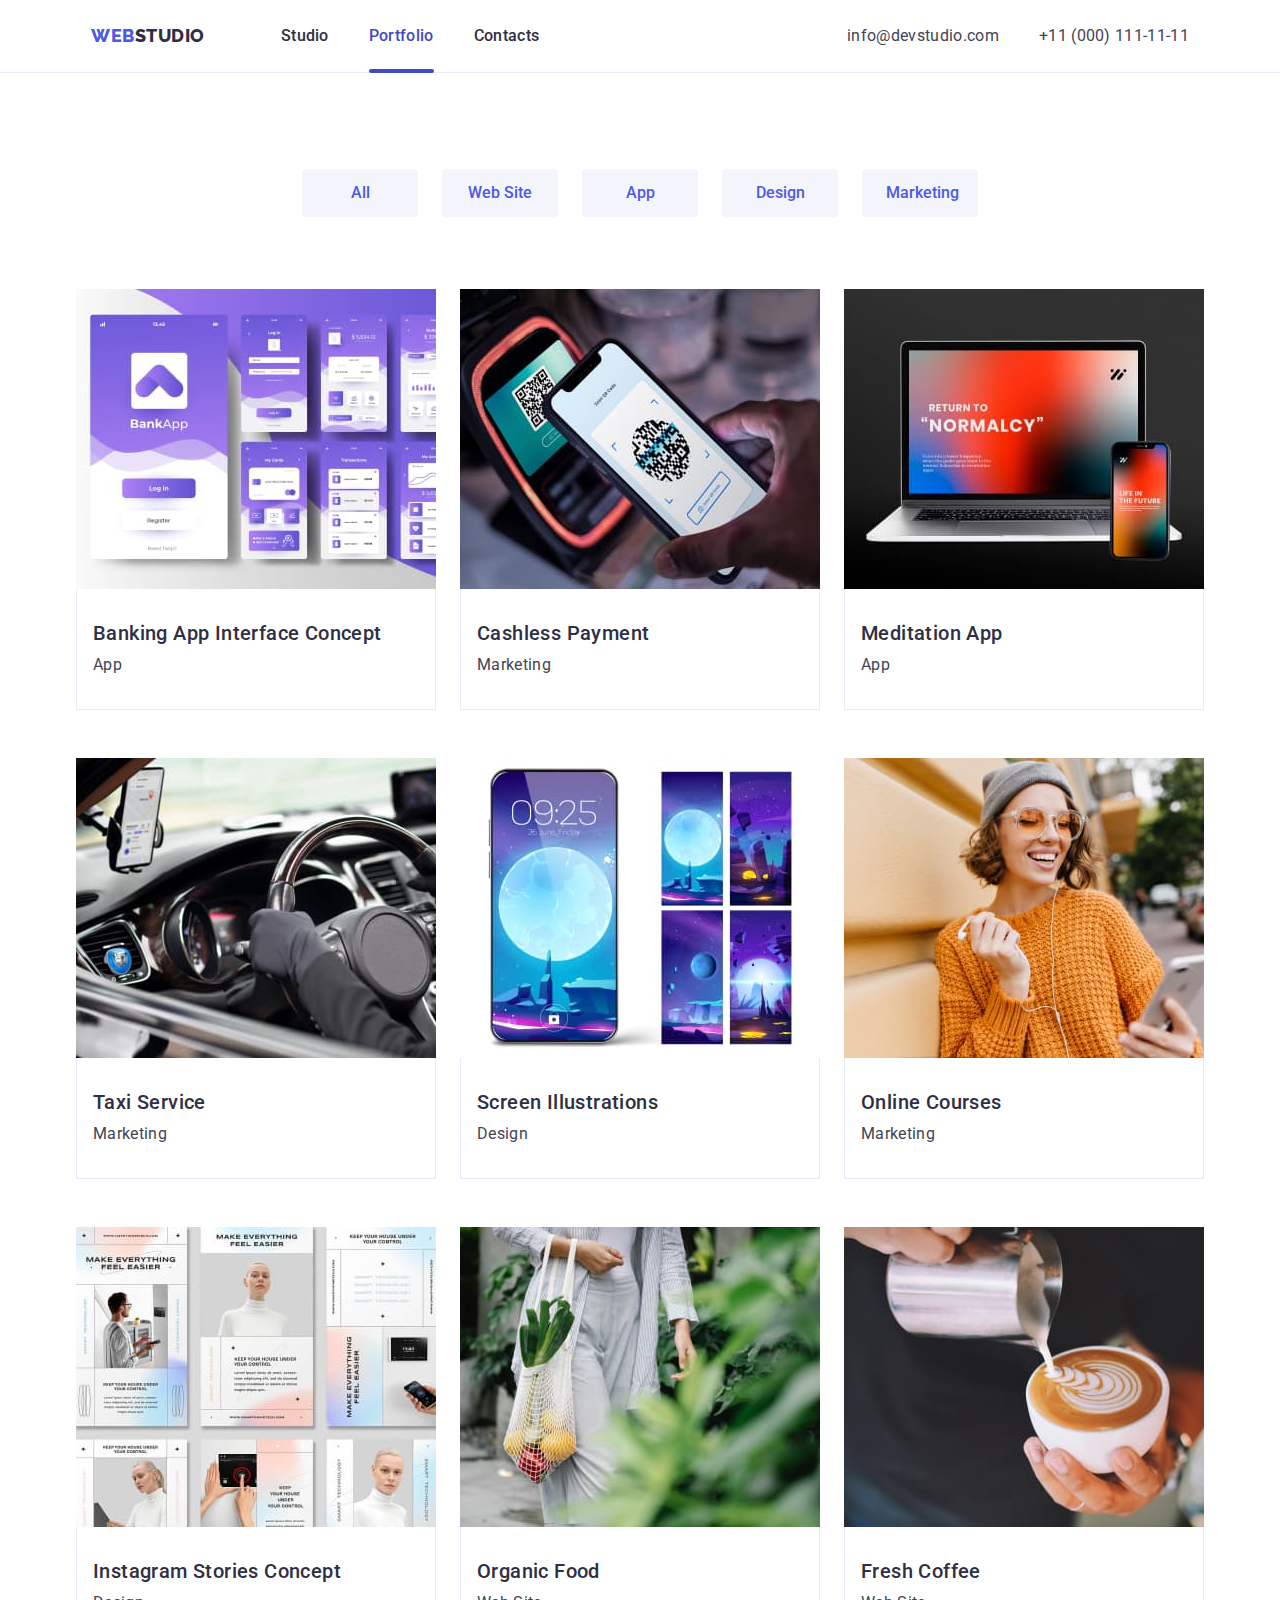
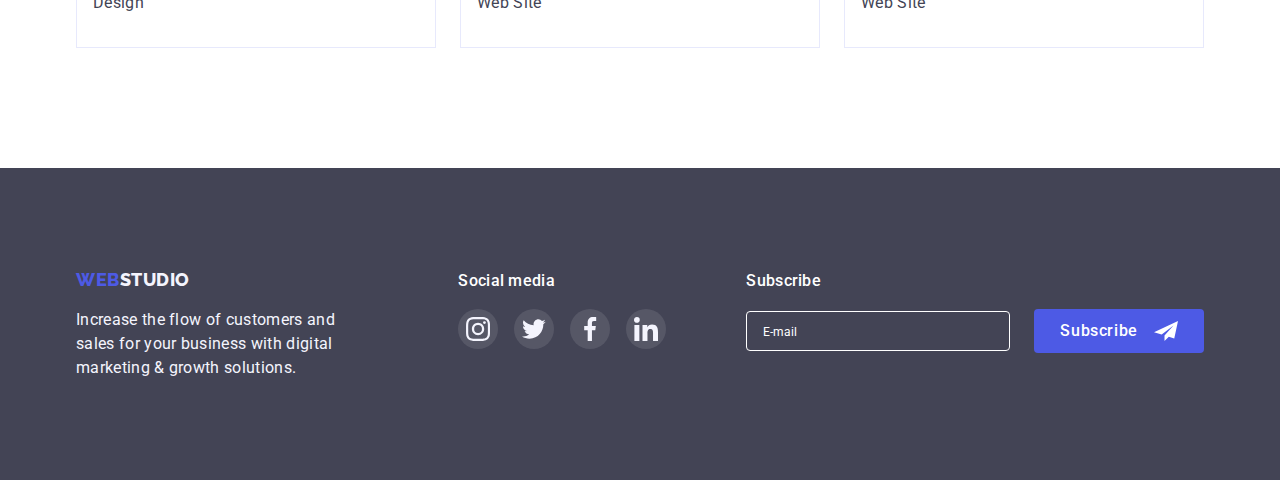
<file: portfolio.html>
<!DOCTYPE html>
<html lang="en">
  <head>
    <meta charset="UTF-8" />
    <meta http-equiv="X-UA-Compatible" content="IE=edge" />
    <meta name="viewport" content="width=device-width, initial-scale=1.0" />
    <title>WebStudio</title>
    <link
      href="https://fonts.googleapis.com/css2?family=Raleway:wght@800&family=Roboto:wght@400;500;700;900&display=swap"
      rel="stylesheet"
    />
    <link
      rel="stylesheet"
      href="https://cdnjs.cloudflare.com/ajax/libs/modern-normalize/1.1.0/modern-normalize.min.css"
    />
    <link rel="stylesheet" href="./css/style.css" />
  </head>
  <body>
    <header class="header">
      <div class="container-header">
        <a href="./" class="header-logo link"
          ><span class="header-logo-first">Web</span
          ><span class="header-logo-last">Studio</span>
        </a>
        <nav class="header-nav">
          <ul class="header-nav-list list">
            <li class="header-item">
              <a href="./index.html" class="header-link link">Studio</a>
            </li>
            <li class="header-item current">
              <a href="./portfolio.html" class="header-link link current"
                >Portfolio</a
              >
            </li>
            <li class="header-item">
              <a href="" class="header-link link">Contacts</a>
            </li>
          </ul>
        </nav>
        <ul class="header-list list">
          <li class="header-item">
            <a href="mailto:info@devstudio.com" class="header-mail link"
              >info@devstudio.com</a
            >
          </li>
          <li class="header-item">
            <a href="tel:+110001111111" class="header-tel link"
              >+11 (000) 111-11-11</a
            >
          </li>
        </ul>
      </div>
    </header>
    <main>
      <section class="portfolio">
        <div class="container">
          <ul class="portfolio-nav list">
            <li class="portfolio-nav-item">
              <button class="portfolio-nav-item-btn" type="button">All</button>
            </li>
            <li class="portfolio-nav-item">
              <button class="portfolio-nav-item-btn" type="button">
                Web Site
              </button>
            </li>
            <li class="portfolio-nav-item">
              <button class="portfolio-nav-item-btn" type="button">App</button>
            </li>
            <li class="portfolio-nav-item">
              <button class="portfolio-nav-item-btn" type="button">
                Design
              </button>
            </li>
            <li class="portfolio-nav-item">
              <button class="portfolio-nav-item-btn" type="button">
                Marketing
              </button>
            </li>
          </ul>
          <ul class="portfolio-list list">
            <li class="portfolio-item">
              <a href="" class="portfolio-link link">
                <div class="portfolio-thumb">
                  <img
                    src="./image/port-1.jpg"
                    width="360"
                    alt="Banking App Interface Concept"
                  />
                  <div class="portfolio-overlay">
                    <p class="portfolio-overlay-caption">
                      14 Stylish and User-Friendly App Design Concepts · Task
                      Manager App · Calorie Tracker App · Exotic Fruit Ecommerce
                      App · Cloud Storage App
                    </p>
                  </div>
                </div>
                <div class="portfolio-card">
                  <h2 class="portfolio-caption">
                    Banking App Interface Concept
                  </h2>
                  <p class="portfolio-desc">App</p>
                </div>
              </a>
            </li>
            <li class="portfolio-item">
              <a href="" class="portfolio-link link">
                <div class="portfolio-thumb">
                  <img
                    src="./image/port-2.jpg"
                    width="360"
                    alt="Cashless Payment"
                  />
                  <div class="portfolio-overlay">
                    <p class="portfolio-overlay-caption">
                      14 Stylish and User-Friendly App Design Concepts · Task
                      Manager App · Calorie Tracker App · Exotic Fruit Ecommerce
                      App · Cloud Storage App
                    </p>
                  </div>
                </div>
                <div class="portfolio-card">
                  <h2 class="portfolio-caption">Cashless Payment</h2>
                  <p class="portfolio-desc">Marketing</p>
                </div>
              </a>
            </li>
            <li class="portfolio-item">
              <a href="" class="portfolio-link link">
                <div class="portfolio-thumb">
                  <img
                    src="./image/port-3.jpg"
                    width="360"
                    alt="Meditation App"
                  />
                  <div class="portfolio-overlay">
                    <p class="portfolio-overlay-caption">
                      14 Stylish and User-Friendly App Design Concepts · Task
                      Manager App · Calorie Tracker App · Exotic Fruit Ecommerce
                      App · Cloud Storage App
                    </p>
                  </div>
                </div>
                <div class="portfolio-card">
                  <h2 class="portfolio-caption">Meditation App</h2>
                  <p class="portfolio-desc">App</p>
                </div>
              </a>
            </li>
            <li class="portfolio-item">
              <a href="" class="portfolio-link link">
                <div class="portfolio-thumb">
                  <img
                    src="./image/port-4.jpg"
                    width="360"
                    alt="Meditation App"
                  />
                  <div class="portfolio-overlay">
                    <p class="portfolio-overlay-caption">
                      14 Stylish and User-Friendly App Design Concepts · Task
                      Manager App · Calorie Tracker App · Exotic Fruit Ecommerce
                      App · Cloud Storage App
                    </p>
                  </div>
                </div>
                <div class="portfolio-card">
                  <h2 class="portfolio-caption">Taxi Service</h2>
                  <p class="portfolio-desc">Marketing</p>
                </div>
              </a>
            </li>
            <li class="portfolio-item">
              <a href="" class="portfolio-link link">
                <div class="portfolio-thumb">
                  <img
                    src="./image/port-5.jpg"
                    width="360"
                    alt="Screen Illustrations"
                  />
                  <div class="portfolio-overlay">
                    <p class="portfolio-overlay-caption">
                      14 Stylish and User-Friendly App Design Concepts · Task
                      Manager App · Calorie Tracker App · Exotic Fruit Ecommerce
                      App · Cloud Storage App
                    </p>
                  </div>
                </div>
                <div class="portfolio-card">
                  <h2 class="portfolio-caption">Screen Illustrations</h2>
                  <p class="portfolio-desc">Design</p>
                </div>
              </a>
            </li>
            <li class="portfolio-item">
              <a href="" class="portfolio-link link">
                <div class="portfolio-thumb">
                  <img
                    src="./image/port-6.jpg"
                    width="360"
                    alt="Online Courses"
                  />
                  <div class="portfolio-overlay">
                    <p class="portfolio-overlay-caption">
                      14 Stylish and User-Friendly App Design Concepts · Task
                      Manager App · Calorie Tracker App · Exotic Fruit Ecommerce
                      App · Cloud Storage App
                    </p>
                  </div>
                </div>
                <div class="portfolio-card">
                  <h2 class="portfolio-caption">Online Courses</h2>
                  <p class="portfolio-desc">Marketing</p>
                </div>
              </a>
            </li>
            <li class="portfolio-item">
              <a href="" class="portfolio-link link">
                <div class="portfolio-thumb">
                  <img
                    src="./image/port-7.jpg"
                    width="360"
                    alt="Instagram Stories Concept"
                  />
                  <div class="portfolio-overlay">
                    <p class="portfolio-overlay-caption">
                      14 Stylish and User-Friendly App Design Concepts · Task
                      Manager App · Calorie Tracker App · Exotic Fruit Ecommerce
                      App · Cloud Storage App
                    </p>
                  </div>
                </div>
                <div class="portfolio-card">
                  <h2 class="portfolio-caption">Instagram Stories Concept</h2>
                  <p class="portfolio-desc">Design</p>
                </div>
              </a>
            </li>
            <li class="portfolio-item">
              <a href="" class="portfolio-link link">
                <div class="portfolio-thumb">
                  <img
                    src="./image/port-8.jpg"
                    width="360"
                    alt="Instagram Stories Concept"
                  />
                  <div class="portfolio-overlay">
                    <p class="portfolio-overlay-caption">
                      14 Stylish and User-Friendly App Design Concepts · Task
                      Manager App · Calorie Tracker App · Exotic Fruit Ecommerce
                      App · Cloud Storage App
                    </p>
                  </div>
                </div>
                <div class="portfolio-card">
                  <h2 class="portfolio-caption">Organic Food</h2>
                  <p class="portfolio-desc">Web Site</p>
                </div>
              </a>
            </li>
            <li class="portfolio-item">
              <a href="" class="portfolio-link link">
                <div class="portfolio-thumb">
                  <img
                    src="./image/port-9.jpg"
                    width="360"
                    alt="Instagram Stories Concept"
                  />
                  <div class="portfolio-overlay">
                    <p class="portfolio-overlay-caption">
                      14 Stylish and User-Friendly App Design Concepts · Task
                      Manager App · Calorie Tracker App · Exotic Fruit Ecommerce
                      App · Cloud Storage App
                    </p>
                  </div>
                </div>
                <div class="portfolio-card">
                  <h2 class="portfolio-caption">Fresh Coffee</h2>
                  <p class="portfolio-desc">Web Site</p>
                </div>
              </a>
            </li>
          </ul>
        </div>
      </section>
    </main>
    <footer class="footer">
      <div class="container footer-container">
        <div class="footer-dsc">
          <a href="./" class="footer-logo link"
            ><span class="footer-logo-first">Web</span
            ><span class="footer-logo-last">Studio</span></a
          >
          <p class="footer-text">
            Increase the flow of customers and sales for your business with
            digital marketing & growth solutions.
          </p>
        </div>
        <div class="footer-social">
          <p class="footer-social-title">Social media</p>
          <ul class="footer-social-list">
            <li class="footer-social-item list">
              <a href="" class="footer-social-link link">
                <svg class="footer-social-icon" width="24px" height="24px">
                  <use href="./image/icons.svg#instagram"></use>
                </svg>
              </a>
            </li>
            <li class="footer-social-item list">
              <a href="" class="footer-social-link link">
                <svg class="footer-social-icon" width="24px" height="24px">
                  <use href="./image/icons.svg#twitter"></use>
                </svg>
              </a>
            </li>
            <li class="footer-social-item list">
              <a href="" class="footer-social-link link">
                <svg class="footer-social-icon" width="24px" height="24px">
                  <use href="./image/icons.svg#facebook"></use>
                </svg>
              </a>
            </li>
            <li class="footer-social-item list">
              <a href="" class="footer-social-link link">
                <svg class="footer-social-icon" width="24px" height="24px">
                  <use href="./image/icons.svg#linkedin"></use>
                </svg>
              </a>
            </li>
          </ul>
        </div>
        <form>
          <p class="footer-social-title">Subscribe</p>
          <div class="footer-subscribe">
            <input
              name="email"
              type="email"
              class="footer-form-input"
              placeholder="E-mail"
            />
            <button class="footer-btn-subscribe" type="submit">
              Subscribe
              <svg class="footer-subscribe-icon" width="24px" height="24px">
                <use href="./image/icons.svg#subscribe"></use>
              </svg>
            </button>
          </div>
        </form>
      </div>
    </footer>
  </body>
</html>
</file>
<file: css/style.css>
:root {
  --head-color: #2e2f42;
  --text-color: #434455;
  --accent-color: #404bbf;
  --background-color: #ffffff;
  --light-color: #f4f4fd;
}

*,
::after,
::before {
  box-sizing: border-box;
}

body {
  font-family: "Roboto", sans-serif;
  color: var(--text-color);
}

.list {
  list-style: none;
  padding: 0;
  margin: 0;
}

.link {
  text-decoration: none;
  color: var(--head-color);
  transition: color 250ms cubic-bezier(0.4, 0, 0.2, 1);
}

.link:hover,
.link:focus {
  color: var(--accent-color);
}

img {
  display: block;
  width: 100%;
}

p,
h1,
h2,
h3 {
  margin: 0;
  padding: 0;
}

.container {
  width: 1158px;
  margin: 0 auto;
  padding-left: 15px;
  padding-right: 15px;
}

.current {
  color: var(--accent-color);
}

.visually-hidden {
  position: absolute;
  width: 1px;
  height: 1px;
  margin: -1px;
  border: 0;
  padding: 0;
  white-space: nowrap;
  clip-path: inset(100%);
  clip: rect(0 0 0 0);
  overflow: hidden;
}

/* HEDER */
.header {
  border-bottom: 1px solid #e7e9fc;
}

.container-header {
  width: 1128px;
  margin: 0 auto;
  padding-left: 15px;
  padding-right: 15px;
  display: flex;
  align-items: center;
}

.header-logo {
  font-family: "Raleway";
  font-weight: 800;
  font-size: 18px;
  line-height: 1.33;
  letter-spacing: 0.03em;
  text-transform: uppercase;
  margin-right: 76px;
}

.header-logo-first {
  color: #4d5ae5;
}

.header-logo-last {
  color: var(--head-color);
}

.header-link {
  font-family: "Roboto";
  font-weight: 500;
  font-size: 16px;
  line-height: 1.5;
  letter-spacing: 0.02em;
}

.header-link:not(:last-child) {
  margin-right: 4px;
}

.header-link.current:after {
  position: absolute;
  content: "";
  bottom: 0;
  left: 0;
  display: block;
  width: 100%;
  height: 4px;
  margin-bottom: -1px;
  background-color: var(--accent-color);
  border-radius: 2px;
}

.header-nav {
}

.header-nav-list {
  display: flex;
  gap: 40px;
}

.header-item {
  position: relative;
  padding: 24px 0;
}

.header-list {
  display: flex;
  gap: 40px;
  margin-left: auto;
}

.header-list:not(:last-child) {
  margin-right: 40px;
}

.header-mail {
  color: var(--text-color);
  font-family: "Roboto";
  font-weight: 400;
  font-size: 16px;
  line-height: 1.5;
  letter-spacing: 0.02em;
}

.header-tel {
  color: var(--text-color);
  font-family: "Roboto";
  font-weight: 400;
  font-size: 16px;
  line-height: 1.5;
  letter-spacing: 0.02em;
}

/* HERO */
.hero {
  background-color: var(--head-color);
  padding: 188px 0;
  text-align: center;
  background-image: linear-gradient(
      to right,
      rgba(46, 47, 66, 0.7),
      rgba(46, 47, 66, 0.7)
    ),
    url(../image/overlay.jpg);
  background-size: cover;
  background-repeat: no-repeat;
  background-position: center;
  max-width: 1440px;
  margin-left: auto;
  margin-right: auto;
}

.hero-title {
  font-weight: 700;
  font-size: 56px;
  line-height: 1.07;
  text-align: center;
  letter-spacing: 0.02em;
  color: var(--background-color);
  padding-bottom: 48px;
  max-width: 496px;
  margin-right: auto;
  margin-left: auto;
}

.hero-btn {
  font-family: inherit;
  font-weight: 500;
  font-size: 16px;
  line-height: 1.5;
  align-items: center;
  text-align: center;
  letter-spacing: 0.04em;
  cursor: pointer;
  background: #4d5ae5;
  color: var(--background-color);
  min-width: 169px;
  padding: 16px 32px;
  border-radius: 4px;
  border-color: transparent;
  box-shadow: 0px 4px 4px rgba(0, 0, 0, 0.15);
  transition: background-color 250ms cubic-bezier(0.4, 0, 0.2, 1);
}

.hero-btn:hover,
.hero-btn:focus {
  background-color: var(--accent-color);
}

/* FEATURES */
.features {
  padding: 120px 0;
}

.features-list {
  display: flex;
  gap: 24px;
}

.features-dsc {
}

.features-item {
  width: 264px;
  height: 112px;
  margin-bottom: 8px;
  background-color: var(--light-color);
  display: flex;
  align-items: center;
  justify-content: center;
}

.features-title {
  font-weight: 500;
  font-size: 20px;
  line-height: 1.2;
  letter-spacing: 0.02em;
  color: var(--head-color);
  margin-bottom: 8px;
}

.features-caption {
  font-size: 16px;
  line-height: 1.5;
  letter-spacing: 0.02em;
  color: var(--text-color);
}

/* ABOUT */

.about {
  padding-bottom: 120px;
}

.about-title {
  font-weight: 700;
  font-size: 36px;
  line-height: 1.11;
  text-align: center;
  letter-spacing: 0.02em;
  margin-bottom: 72px;
}

.about-list {
  display: flex;
  gap: 24px;
}

.about-item {
  flex-basis: calc((100%-48px) / 3);
}

/* TEAM */

.team {
  background-color: var(--light-color);
  padding: 120px 0;
}

.team-title {
  font-weight: 700;
  font-size: 36px;
  line-height: 1.11;
  text-align: center;
  letter-spacing: 0.02em;
  text-transform: capitalize;
  color: var(--head-color);
  margin-bottom: 72px;
}

.team-list {
  display: flex;
  gap: 24px;
}

.team-item {
  text-align: center;
  flex-basis: calc((100% - 72px) / 4);
}

.team-position {
  background-color: var(--background-color);
  padding-top: 32px;
  padding-bottom: 32px;
  box-shadow: 0px 1px 6px rgba(46, 47, 66, 0.08),
    0px 1px 1px rgba(46, 47, 66, 0.16), 0px 2px 1px rgba(46, 47, 66, 0.08);
}

.team-name {
  font-weight: 500;
  font-size: 20px;
  line-height: 1.2;
  text-align: center;
  letter-spacing: 0.02em;
  color: var(--head-color);
  margin-bottom: 8px;
}

.team-description {
  font-size: 16px;
  line-height: 1.5;
  text-align: center;
  letter-spacing: 0.02em;
  color: var(--text-color);
}

.team-social {
  display: flex;
  justify-content: center;
  gap: 24px;
  margin-top: 8px;
}

.team-social-link {
  height: 40px;
  width: 40px;
  display: flex;
  align-items: center;
  justify-content: center;
  fill: var(--light-color);
  border-radius: 50%;
  background-color: #4d5ae5;
  transition: background-color 250ms cubic-bezier(0.4, 0, 0.2, 1);
}

.team-social-link:hover,
.team-social-link:focus {
  background-color: var(--accent-color);
}

.team-social-icon {
}

/* CUSTOMERS */

.customers {
  padding: 120px 0;
}

.customers-title {
  font-weight: 700;
  font-size: 36px;
  line-height: 1.11;
  text-align: center;
  letter-spacing: 0.02em;
  margin-bottom: 72px;
}

.customers-list {
  display: flex;
  justify-content: center;
  gap: 24px;
}

.customers-item {
}

.customers-link {
  display: flex;
  align-items: center;
  justify-content: center;
  fill: #8e8f99;
  width: 168px;
  height: 88px;
  border: 1px solid #8e8f99;
  border-radius: 4px;
  transition: fill 250ms cubic-bezier(0.4, 0, 0.2, 1),
    border 250ms cubic-bezier(0.4, 0, 0.2, 1);
}

.customers-link:hover,
.customers-link:focus {
  fill: var(--accent-color);
  border: 1px solid var(--accent-color);
}

.customers-icon {
}

/* FOOTER */

.footer {
  background-color: var(--text-color);
  padding: 100px 0;
}

.footer-container {
  display: flex;
  align-items: baseline;
}

.footer-logo {
  font-family: "Raleway";
  font-weight: 800;
  font-size: 18px;
  line-height: 1.33;
  letter-spacing: 0.03em;
  text-transform: uppercase;
  margin-right: 76px;
}

.footer-logo-first {
  color: #4d5ae5;
}

.footer-logo-last {
  color: var(--light-color);
}

.footer-text {
  font-size: 16px;
  line-height: 1.5;
  letter-spacing: 0.02em;
  color: var(--light-color);
  max-width: 264px;
  margin-top: 16px;
}

.footer-social {
  margin-left: 120px;
  margin-right: 80px;
}

.footer-social-title {
  font-weight: 500;
  font-size: 16px;
  line-height: 1.5;
  letter-spacing: 0.02em;
  color: #ffffff;
}

.footer-social-list {
  display: flex;
  gap: 16px;
  margin-top: 16px;
  padding-left: 0;
}

.footer-social-item {
  flex-basis: calc((100% - 48px) / 4);
}

.footer-social-link {
  display: flex;
  align-items: center;
  fill: var(--light-color);
  justify-content: center;
  width: 40px;
  height: 40px;
  border-radius: 50%;
  background-color: rgba(255, 255, 255, 0.1);
  transition: background-color 250ms cubic-bezier(0.4, 0, 0.2, 1);
}

.footer-social-link:hover,
.footer-social-link:focus {
  background-color: #31d0aa;
}

.footer-social-title {
}

.footer-subscribe {
  display: flex;
  align-items: center;
  margin-top: 16px;
}

.footer-form-input::placeholder {
  font-weight: 400;
  font-size: 12px;
  line-height: 2;
  color: #ffffff;
}

.footer-form-input {
  width: 264px;
  height: 40px;
  padding: 8px 16px;
  border: 1px solid #ffffff;
  border-radius: 4px;
  background-color: var(--background-color-hero);
  color: #ffffff;
  outline: transparent;
}

.footer-form-input:focus {
  border-color: #4d5ae5;
}

.footer-btn-subscribe {
  display: inline-flex;
  align-items: center;
  justify-content: center;
  background: #4d5ae5;
  color: #ffffff;
  cursor: pointer;
  font-weight: 500;
  font-size: 16px;
  line-height: 1.5;
  text-align: center;
  letter-spacing: 0.04em;
  padding: 8px 24px;
  margin-left: 24px;
  min-width: 165px;
  border-color: transparent;
  border-radius: 4px;
  transition: background-color 50ms cubic-bezier(0.4, 0, 0.2, 1);
}

.footer-btn-subscribe:hover,
.footer-btn-subscribe:focus {
  background-color: var(--accent-color);
}

.footer-subscribe-icon {
  margin-left: 16px;
}

/* PORTFOLIO */

.portfolio {
  padding-bottom: 120px;
}

.portfolio-nav {
  margin: 96px 0 72px 0;
  display: flex;
  gap: 24px;
  justify-content: center;
}

.portfolio-nav-item {
}

.portfolio-nav-item-btn {
  width: 116px;
  height: 48px;
  font-weight: 500;
  font-size: 16px;
  line-height: 1.5;
  background: var(--light-color);
  border: 1px solid #e7e9fc;
  border-radius: 4px;
  color: #4d5ae5;
  padding: 12px 24px;
  border: 0;
  transition: background 250ms cubic-bezier(0.4, 0, 0.2, 1),
    color 250ms cubic-bezier(0.4, 0, 0.2, 1),
    box-shadow 250ms cubic-bezier(0.4, 0, 0.2, 1);
}

.portfolio-nav-item-btn:not(:last-child) {
  margin-right: 24px 0;
}

.portfolio-nav-item-btn:hover,
.portfolio-nav-item-btn:focus {
  background: var(--accent-color);
  color: var(--background-color);
  cursor: pointer;
  box-shadow: 0px 3px 1px rgba(0, 0, 0, 0.1), 0px 2px 1px rgba(0, 0, 0, 0.08),
    0px 2px 2px rgba(0, 0, 0, 0.12);
}

.portfolio-list {
  display: flex;
  flex-wrap: wrap;
  padding: 0;
  row-gap: 48px;
  column-gap: 24px;
}

.portfolio-item {
  background: var(--background-color);
  flex-basis: calc((100% - 48px) / 3);
}

.portfolio-link {
  text-decoration: none;
  margin: 0;
  display: block;
  transition: box-shadow 250ms cubic-bezier(0.4, 0, 0.2, 1);
}

.portfolio-link:hover {
  box-shadow: 0px 1px 6px rgba(46, 47, 66, 0.08),
    0px 1px 1px rgba(46, 47, 66, 0.16), 0px 2px 1px rgba(46, 47, 66, 0.08);
}

.portfolio-thumb {
  position: relative;
  overflow: hidden;
}

.portfolio-overlay {
  position: absolute;
  top: 0;
  left: 0;
  width: 100%;
  height: 100%;
  background-color: #4d5ae5;
  transform: translateY(100%);
  transition: transform 250ms cubic-bezier(0.4, 0, 0.2, 1);
}

.portfolio-thumb:hover .portfolio-overlay {
  transform: translateY(0);
}

.portfolio-overlay-caption {
  font-weight: 400;
  font-size: 16px;
  line-height: 1.5;
  letter-spacing: 0.02em;
  color: var(--light-color);
  padding: 40px 32px;
}

.portfolio-card {
  padding: 32px 16px;
  border-right: 1px solid #e7e9fc;
  border-bottom: 1px solid #e7e9fc;
  border-left: 1px solid #e7e9fc;
}

.portfolio-caption {
  font-weight: 500;
  font-size: 20px;
  line-height: 1.2;
  letter-spacing: 0.02em;
  color: var(--head-color);
  margin-bottom: 8px;
}

.portfolio-desc {
  font-size: 16px;
  line-height: 1.5;
  letter-spacing: 0.02em;
  color: var(--text-color);
}

/* BACKDROP */

.backdrop {
  position: fixed;
  top: 0;
  left: 0;
  width: 100%;
  height: 100%;
  background-color: rgba(46, 47, 66, 0.4);
  transition: opacity 250ms cubic-bezier(0.4, 0, 0.2, 1);
}

.is-hidden {
  opacity: 0;
  pointer-events: none;
}

.modal {
  padding: 24px;
  padding-top: 72px;
  position: absolute;
  top: 50%;
  left: 50%;
  transform: translate(-50%, -50%) scale(1);
  width: 408px;
  background-color: var(--background-color);
  border-radius: 5px;
  transition: transform 250ms cubic-bezier(0.4, 0, 0.2, 1);
}

.backdrop.is-hidden.modal {
  transform: translate(-50%, -50%) scale(0.1);
}

.modal-btn {
  display: flex;
  align-items: center;
  justify-content: center;
  position: absolute;
  top: 0;
  right: 0;
  min-width: 24px;
  min-height: 24px;
  border-radius: 50%;
  transform: translate(-24px, 24px);
  cursor: pointer;
  background: #e7e9fc;
  border: 1px solid rgba(0, 0, 0, 0.1);
  transition: background-color 250ms cubic-bezier(0.4, 0, 0.2, 1),
    fill 50ms cubic-bezier(0.4, 0, 0.2, 1);
}

.modal-btn:hover,
.modal-btn:focus {
  background-color: #404bbf;
  fill: #ffffff;
}

.modal-title {
  font-weight: 500;
  font-size: 16px;
  line-height: 1.5;
  text-align: center;
  letter-spacing: 0.02em;
  margin-bottom: 16px;
}

.form {
  margin-left: auto;
  margin-right: auto;
}

.form-field {
  margin-bottom: 8px;
  position: relative;
  display: flex;
  flex-direction: column;
}

.form-field-comment {
  margin: 0;
}

.form-input:focus,
.form-input:hover,
.form-text:focus,
.form-text:hover {
  border: 1px solid #4d5ae5;
}

.form-input:focus + .form-icon,
.form-input:hover + .form-icon {
  fill: #4d5ae5;
}

.form-label {
  font-weight: 400;
  font-size: 12px;
  line-height: 1.17;
  letter-spacing: 0.04em;
  color: #8e8f99;
  margin-bottom: 4px;
}

.form-input {
  height: 40px;
  border: 1px solid #2e2f42;
  border-radius: 4px;
  padding-left: 38px;
  color: #2e2f42;
  outline: transparent;
}

.form-icon {
  position: absolute;
  left: 16px;
  top: 50%;
  transform: translateY(-10%);
}

.form-text {
  height: 120px;
  resize: none;
  padding: 8px 16px;
  border: 1px solid #2e2f42;
  border-radius: 4px;
  outline: transparent;
}

.form-text::placeholder {
  font-size: 12px;
  line-height: 1.17;
  letter-spacing: 0.04em;
  color: rgba(46, 47, 66, 0.4);
}

.form-checkbox {
  margin-top: 16px;
}

.form-label-check {
  font-weight: 400;
  font-size: 12px;
  line-height: 1.17;
  letter-spacing: 0.04em;
  color: #8e8f99;
  display: flex;
  align-items: center;
  margin-bottom: 24px;
  margin-top: 16px;
}

.form-check-icon {
  fill: #2e2f42;
}

.form-label-check::before {
  content: "";
  width: 16px;
  height: 16px;
  display: block;
  border: 1px solid #2e2f42;
  border-radius: 2px;
  margin-right: 8px;
}

.form-checkbox:checked + .form-label-check::before {
  background-color: #404bbf;
  background-image: url(../image/check.svg);
  background-repeat: no-repeat;
  background-position: center;
}

.form-label-check-link {
  color: #4d5ae5;
  display: inline-block;
  margin-left: 4px;
}

.form-btn {
  font-family: inherit;
  font-weight: 500;
  font-size: 16px;
  line-height: 1.5;
  text-align: center;
  letter-spacing: 0.04em;
  cursor: pointer;
  background: #4d5ae5;
  color: var(--background-color);
  min-width: 169px;
  padding: 16px 32px;
  display: block;
  margin: 0 auto;
  border-radius: 4px;
  border-color: transparent;
  box-shadow: 0px 4px 4px rgba(0, 0, 0, 0.15);
  transition: background-color 250ms cubic-bezier(0.4, 0, 0.2, 1);
}

.form-btn:hover,
.form-btn:focus {
  background-color: var(--accent-color);
}
</file>
